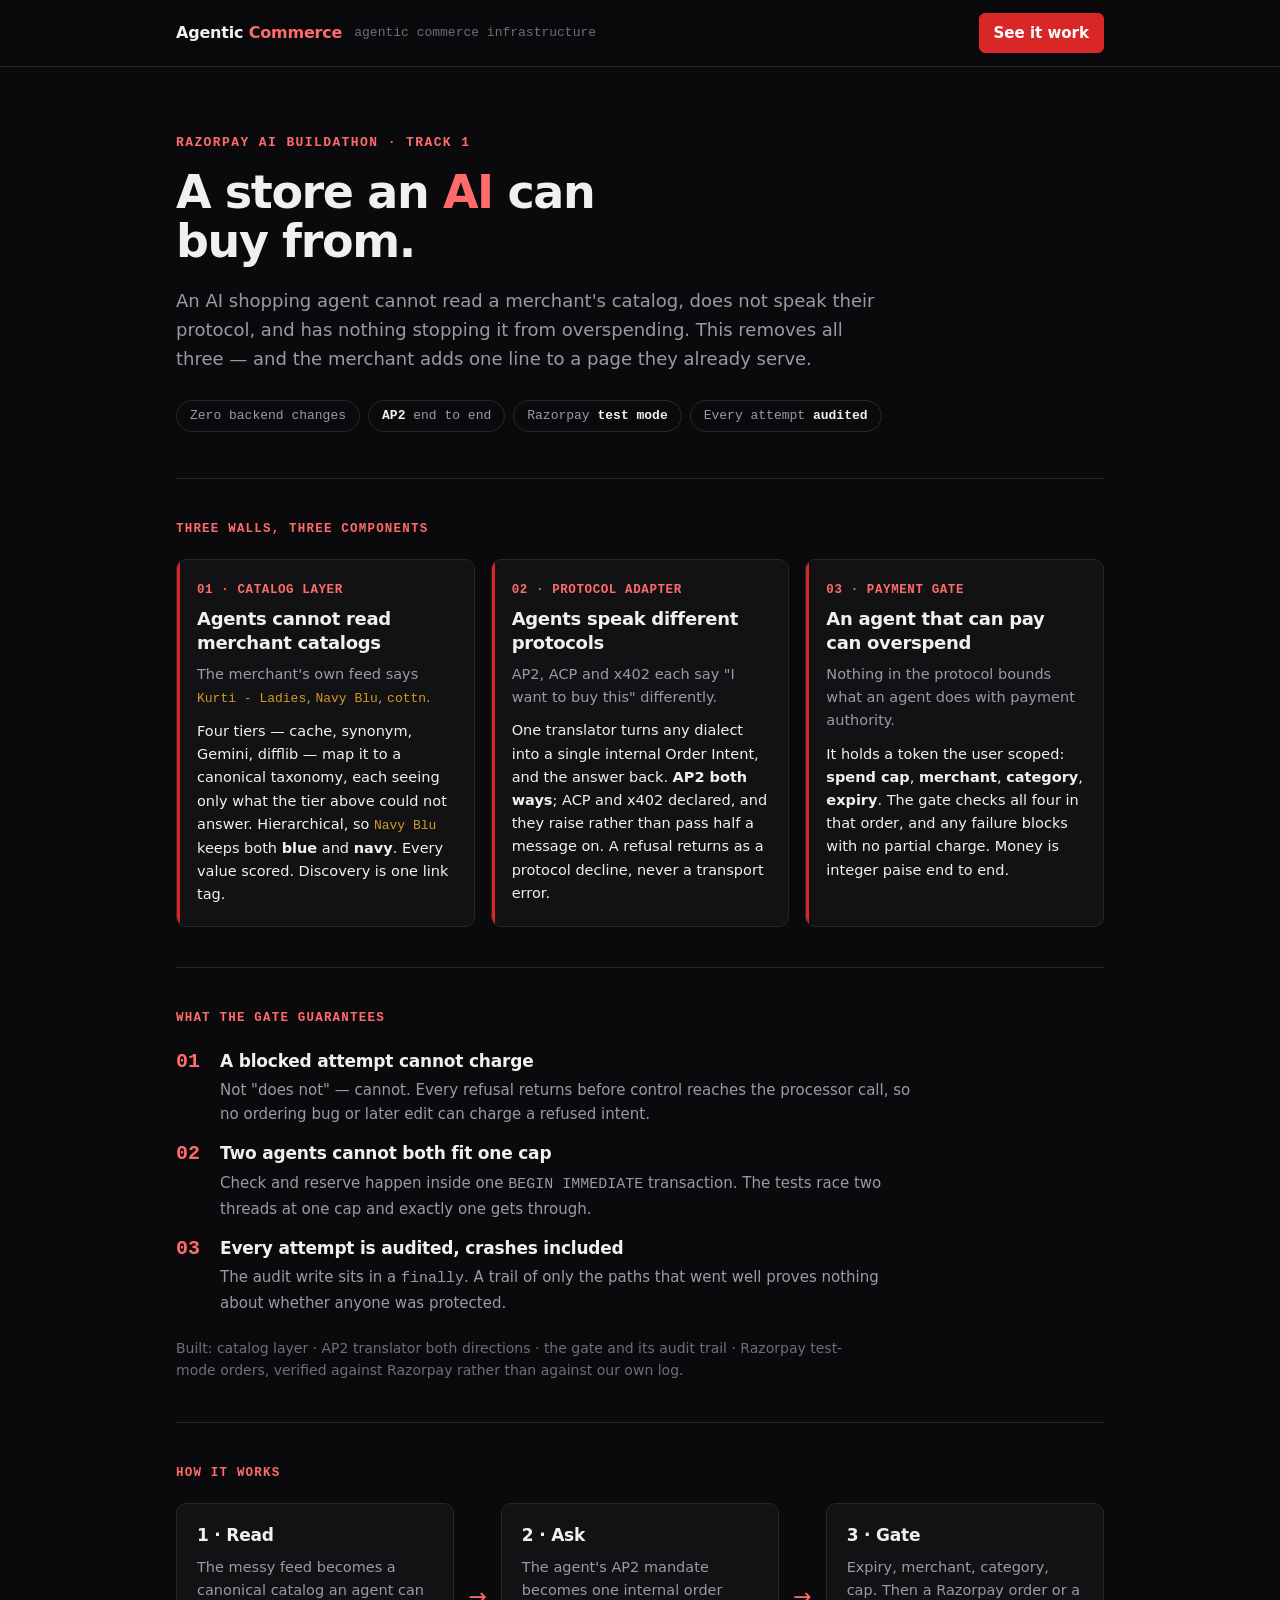
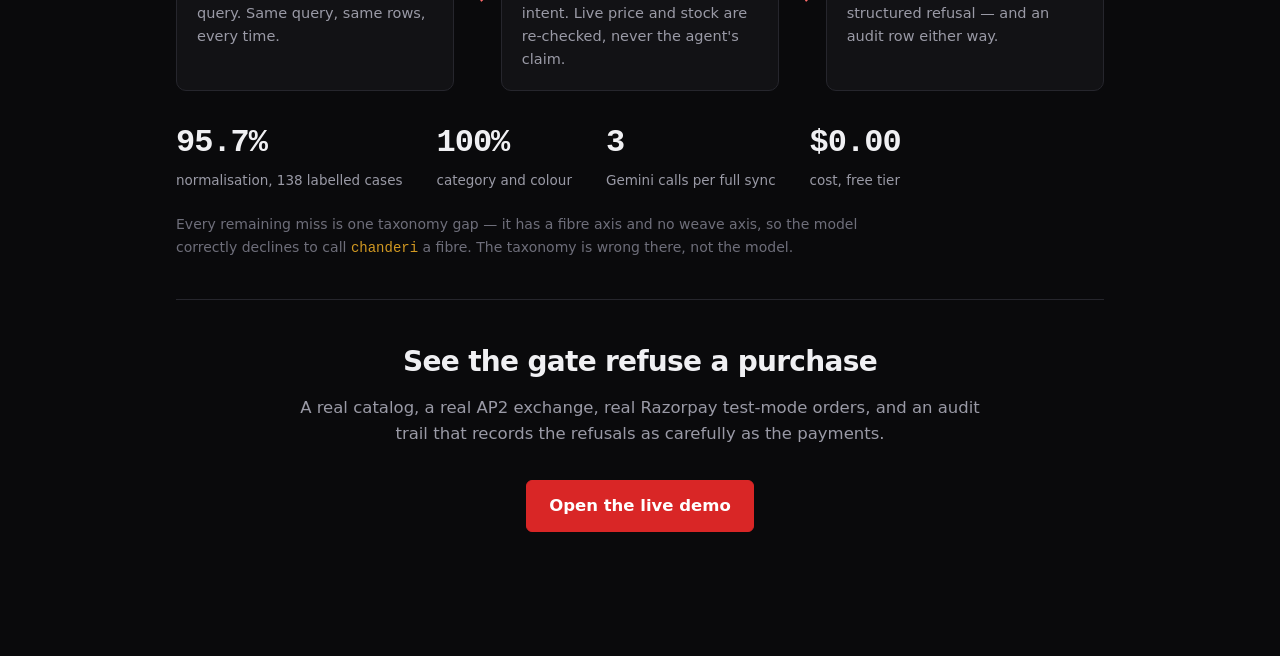
<file: ui/index.html>
<!doctype html>
<meta charset="utf-8">
<meta name="viewport" content="width=device-width, initial-scale=1">
<title>Agentic Commerce — a store an AI can buy from</title>
<link rel="agent-catalog" href="/.well-known/agent-catalog.json">
<link rel="stylesheet" href="/ui/style.css?v={v}">

<nav>
  <div class="nav-in">
    <span class="brand">Agentic <span>Commerce</span></span>
    <span class="sub">agentic commerce infrastructure</span>
    <span class="spacer"></span>
    <a class="cta" href="/demo">See it work</a>
  </div>
</nav>

<div class="page">

  <div class="hero">
    <div class="eyebrow">Razorpay AI Buildathon · Track 1</div>
    <h1>A store an <em>AI</em> can buy from.</h1>
    <p class="lede">An AI shopping agent cannot read a merchant's catalog, does not speak
      their protocol, and has nothing stopping it from overspending. This removes all
      three — and the merchant adds one line to a page they already serve.</p>
    <div class="chips">
      <span class="chip">Zero backend changes</span>
      <span class="chip"><b>AP2</b> end to end</span>
      <span class="chip">Razorpay <b>test mode</b></span>
      <span class="chip">Every attempt <b>audited</b></span>
    </div>
  </div>

  <section>
    <div class="kicker">Three walls, three components</div>
    <div class="walls">
      <div class="wall">
        <div class="no">01 · CATALOG LAYER</div>
        <h3>Agents cannot read merchant catalogs</h3>
        <p>The merchant's own feed says <code>Kurti - Ladies</code>,
          <code>Navy Blu</code>, <code>cottn</code>.</p>
        <p class="fix">Four tiers — cache, synonym, Gemini, difflib — map it to a
          canonical taxonomy, each seeing only what the tier above could not answer.
          Hierarchical, so <code>Navy Blu</code> keeps both <b>blue</b> and
          <b>navy</b>. Every value scored. Discovery is one link tag.</p>
      </div>
      <div class="wall">
        <div class="no">02 · PROTOCOL ADAPTER</div>
        <h3>Agents speak different protocols</h3>
        <p>AP2, ACP and x402 each say "I want to buy this" differently.</p>
        <p class="fix">One translator turns any dialect into a single internal Order
          Intent, and the answer back. <b>AP2 both ways</b>; ACP and x402 declared, and
          they raise rather than pass half a message on. A refusal returns as a protocol
          decline, never a transport error.</p>
      </div>
      <div class="wall">
        <div class="no">03 · PAYMENT GATE</div>
        <h3>An agent that can pay can overspend</h3>
        <p>Nothing in the protocol bounds what an agent does with payment authority.</p>
        <p class="fix">It holds a token the user scoped: <b>spend cap</b>,
          <b>merchant</b>, <b>category</b>, <b>expiry</b>. The gate checks all four in
          that order, and any failure blocks with no partial charge. Money is integer
          paise end to end.</p>
      </div>
    </div>
  </section>

  <section>
    <div class="kicker">What the gate guarantees</div>
    <div class="guarantees">
      <div class="g"><div class="mark">01</div><div>
        <h4>A blocked attempt cannot charge</h4>
        <p>Not "does not" — cannot. Every refusal returns before control reaches the
          processor call, so no ordering bug or later edit can charge a refused intent.</p></div></div>
      <div class="g"><div class="mark">02</div><div>
        <h4>Two agents cannot both fit one cap</h4>
        <p>Check and reserve happen inside one <code>BEGIN IMMEDIATE</code> transaction.
          The tests race two threads at one cap and exactly one gets through.</p></div></div>
      <div class="g"><div class="mark">03</div><div>
        <h4>Every attempt is audited, crashes included</h4>
        <p>The audit write sits in a <code>finally</code>. A trail of only the paths that
          went well proves nothing about whether anyone was protected.</p></div></div>
    </div>
    <p class="built">Built: catalog layer · AP2 translator both directions · the gate and
      its audit trail · Razorpay test-mode orders, verified against Razorpay rather than
      against our own log.</p>
  </section>

  <section>
    <div class="kicker">How it works</div>
    <div class="flow">
      <div class="stage">
        <b>1 · Read</b>
        <p>The messy feed becomes a canonical catalog an agent can query. Same query,
          same rows, every time.</p>
      </div>
      <div class="arrow">→</div>
      <div class="stage">
        <b>2 · Ask</b>
        <p>The agent's AP2 mandate becomes one internal order intent. Live price and
          stock are re-checked, never the agent's claim.</p>
      </div>
      <div class="arrow">→</div>
      <div class="stage">
        <b>3 · Gate</b>
        <p>Expiry, merchant, category, cap. Then a Razorpay order or a structured
          refusal — and an audit row either way.</p>
      </div>
    </div>
    <div class="stats">
      <div class="stat"><div class="v">95.7%</div><div class="k">normalisation, 138 labelled cases</div></div>
      <div class="stat"><div class="v">100%</div><div class="k">category and colour</div></div>
      <div class="stat"><div class="v">3</div><div class="k">Gemini calls per full sync</div></div>
      <div class="stat"><div class="v">$0.00</div><div class="k">cost, free tier</div></div>
    </div>
    <p class="built">Every remaining miss is one taxonomy gap — it has a fibre axis and no
      weave axis, so the model correctly declines to call <code>chanderi</code> a fibre.
      The taxonomy is wrong there, not the model.</p>
  </section>

  <section class="closer">
    <h2>See the gate refuse a purchase</h2>
    <p class="say">A real catalog, a real AP2 exchange, real Razorpay test-mode orders,
      and an audit trail that records the refusals as carefully as the payments.</p>
    <a class="cta big" href="/demo">Open the live demo</a>
  </section>

</div>
</file>
<file: ui/style.css>
/* One neutral ramp on black, one brand red, two supporting hues. Every tinted
     surface is derived from its hue by the same mix, so the states sit at matched
     contrast instead of hand-picked hexes drifting apart.
     color-mix needs Chrome 111+ / Safari 16.2+. */
  :root {
    --n0: #0a0a0c;  /* canvas             */
    --n1: #121215;  /* panel              */
    --n2: #1a1a1f;  /* raised, row rule   */
    --n3: #26262d;  /* border             */
    --n4: #3a3a44;  /* border, hovered    */
    --n5: #6e6e7a;  /* faint text   3.6:1 */
    --n6: #9a9aa6;  /* secondary    6.4:1 */
    --n7: #f0f0f3;  /* primary     15.6:1 */

    --red:  #ff6b6b;  /* brand + refusal, on panel  6.8:1 */
    --deep: #d92626;  /* solid fills, white on it   4.9:1 */
    --ok:   #3fb950;  /* paid                       7.4:1 */
    --amb:  #d29922;  /* adapter could not read it  7.5:1 */

    --fill: 13%;  /* how much hue is in a tinted surface  */
    --edge: 40%;  /* how much hue is in that surface's edge */

    --mono: ui-monospace, SFMono-Regular, "SF Mono", Menlo, monospace;
  }
  .tint-ok  { color: var(--ok);
    background: color-mix(in oklab, var(--ok) var(--fill), var(--n0));
    border-color: color-mix(in oklab, var(--ok) var(--edge), var(--n0)); }
  .tint-no  { color: var(--red);
    background: color-mix(in oklab, var(--red) var(--fill), var(--n0));
    border-color: color-mix(in oklab, var(--red) var(--edge), var(--n0)); }
  .tint-amb { color: var(--amb);
    background: color-mix(in oklab, var(--amb) var(--fill), var(--n0));
    border-color: color-mix(in oklab, var(--amb) var(--edge), var(--n0)); }

  * { box-sizing: border-box; }
  body { margin: 0; background: var(--n0); color: var(--n7);
         font: 16px/1.6 system-ui, -apple-system, "Segoe UI", sans-serif; }
  .page { max-width: 980px; margin: 0 auto; padding: 0 26px 90px; }
  pre, code, .m { font-family: var(--mono); }
  a { color: var(--red); }

  /* ── nav ─────────────────────────────────────────────────────────────── */
  nav { position: sticky; top: 0; z-index: 5; background: rgba(10,10,12,.86);
        backdrop-filter: blur(8px); border-bottom: 1px solid var(--n3); }
  .nav-in { max-width: 980px; margin: 0 auto; padding: 13px 26px;
            display: flex; align-items: center; gap: 12px; }
  .brand { font-weight: 700; font-size: 16px; letter-spacing: -.2px; }
  .brand span { color: var(--red); }
  .nav-in .sub { color: var(--n5); font-size: 13px; font-family: var(--mono); }
  .spacer { flex: 1; }

  /* ── hero ────────────────────────────────────────────────────────────── */
  .hero { padding: 66px 0 46px; border-bottom: 1px solid var(--n3); }
  .eyebrow { color: var(--red); font-family: var(--mono); font-size: 13px;
             letter-spacing: 1.4px; text-transform: uppercase; font-weight: 600; }
  h1 { margin: 14px 0 0; font-size: 46px; line-height: 1.08; font-weight: 700;
       letter-spacing: -1.4px; max-width: 15ch; }
  h1 em { font-style: normal; color: var(--red); }
  .lede { color: var(--n6); font-size: 18px; line-height: 1.6; max-width: 62ch;
          margin: 20px 0 0; }
  .chips { display: flex; gap: 8px; flex-wrap: wrap; margin-top: 26px; }
  .chip { border: 1px solid var(--n3); border-radius: 100px; padding: 5px 13px;
          font-size: 13px; color: var(--n6); font-family: var(--mono); }
  .chip b { color: var(--n7); font-weight: 600; }

  /* ── sections ────────────────────────────────────────────────────────── */
  section { padding: 40px 0; border-bottom: 1px solid var(--n3); }
  .kicker { color: var(--red); font-family: var(--mono); font-size: 12.5px;
            letter-spacing: 1.2px; text-transform: uppercase; font-weight: 600;
            margin-bottom: 20px; }
  h2 { margin: 0 0 10px; font-size: 28px; font-weight: 650; letter-spacing: -.7px; }
  .say { color: var(--n6); font-size: 16.5px; max-width: 68ch; margin: 0 0 26px; }

  .walls { display: grid; gap: 16px; grid-template-columns: repeat(3, 1fr); }
  .wall { background: var(--n1); border: 1px solid var(--n3); border-radius: 10px;
          padding: 20px; position: relative; overflow: hidden; }
  .wall::before { content: ""; position: absolute; inset: 0 auto 0 0; width: 3px;
                  background: var(--deep); }
  .wall .no { color: var(--red); font-family: var(--mono); font-size: 12.5px;
              font-weight: 600; letter-spacing: .6px; }
  .wall h3 { margin: 7px 0 9px; font-size: 18px; font-weight: 650;
             letter-spacing: -.3px; line-height: 1.3; }
  .wall p { margin: 0 0 10px; color: var(--n6); font-size: 14.5px; line-height: 1.6; }
  .wall p:last-child { margin-bottom: 0; }
  .wall .fix { color: var(--n7); }
  .wall code { color: var(--amb); font-size: 13px; }

  .guarantees { display: grid; gap: 14px; }
  .g { display: grid; grid-template-columns: 30px 1fr; gap: 14px; align-items: start; }
  .g .mark { color: var(--red); font-family: var(--mono); font-size: 20px;
             line-height: 1.35; font-weight: 700; }
  .g h4 { margin: 0 0 3px; font-size: 17px; font-weight: 650; letter-spacing: -.2px; }
  .g p { margin: 0; color: var(--n6); font-size: 15px; max-width: 74ch; }

  .flow { display: grid; grid-template-columns: 1fr auto 1fr auto 1fr; gap: 14px;
          align-items: stretch; }
  .stage { background: var(--n1); border: 1px solid var(--n3); border-radius: 10px;
           padding: 18px 20px; }
  .stage b { display: block; font-size: 17px; font-weight: 650; letter-spacing: -.2px;
             margin-bottom: 7px; }
  .stage p { margin: 0; color: var(--n6); font-size: 14.5px; line-height: 1.6; }
  .arrow { align-self: center; color: var(--red); font-size: 22px; }

  .scope { display: grid; gap: 26px; }
  .scope ul { margin: 0; padding-left: 20px; color: var(--n6); font-size: 15px; }
  .scope li { margin-bottom: 7px; }

  .built { color: var(--n5); font-size: 14px; max-width: 78ch; margin: 22px 0 0; }
  .built code { color: var(--amb); }
  .stats { display: flex; gap: 34px; flex-wrap: wrap; margin-top: 26px; }
  .stat .v { font-size: 32px; font-weight: 700; font-family: var(--mono);
             letter-spacing: -1px; }
  .stat .k { color: var(--n6); font-size: 13.5px; margin-top: 2px; }

  /* ── the live demo ───────────────────────────────────────────────────── */
  .demo-open { padding: 46px 0 8px; border: 0; }
  h3.card-title { margin: 0 0 14px; font-size: 14px; font-weight: 650;
                  letter-spacing: .8px; text-transform: uppercase; color: var(--red); }
  .card { background: var(--n1); border: 1px solid var(--n3); border-radius: 10px;
          padding: 18px 20px; margin-top: 16px; }

  .tagline { display: flex; align-items: center; gap: 14px; flex-wrap: wrap;
             padding: 14px 0; border-bottom: 1px solid var(--n3);
             font-size: 14px; color: var(--n6); }
  .tagline code { color: var(--amb); font-size: 14px; }

  button { background: var(--n2); color: var(--n7); border: 1px solid var(--n3);
           border-radius: 6px; padding: 7px 13px; font: inherit; font-size: 15px;
           cursor: pointer; }
  button:hover { border-color: var(--n4); }
  button.buy { font-family: var(--mono); font-size: 15px; font-weight: 600;
               padding: 6px 13px; border-width: 1px; border-style: solid; }
  button.buy:hover { border-color: var(--ok); }
  .cta { background: var(--deep); border: 1px solid var(--deep); color: #fff;
         font-weight: 600; border-radius: 6px; padding: 7px 14px; font-size: 15px;
         text-decoration: none; display: inline-block; cursor: pointer;
         font-family: inherit; }
  .cta:hover { background: #ef3131; border-color: #ef3131; }
  .cta.big { padding: 12px 22px; font-size: 16.5px; margin-top: 6px; }
  .back { color: var(--n6); font-size: 14px; text-decoration: none; }
  .back:hover { color: var(--n7); }
  .closer { text-align: center; border-bottom: 0; }
  .closer .say { margin-left: auto; margin-right: auto; }
  input, select { background: var(--n0); color: var(--n7); border: 1px solid var(--n3);
                  border-radius: 6px; padding: 7px 9px; font: inherit; font-size: 15px; }
  input:focus, select:focus, button:focus-visible, a:focus-visible {
                  outline: 2px solid var(--red); outline-offset: 1px; }
  input[type=number] { width: 96px; }
  label { color: var(--n6); font-size: 14px; }
  .row { display: flex; gap: 10px; align-items: center; flex-wrap: wrap; }

  .headline { font-size: 26px; font-weight: 650; font-family: var(--mono);
              letter-spacing: -.5px; margin-top: 14px; }
  .headline .of { color: var(--n6); font-size: 16px; font-weight: 400;
                  letter-spacing: 0; margin-left: 8px; }
  .facts { color: var(--n6); font-size: 14px; font-family: var(--mono); margin-top: 8px; }
  .facts b { color: var(--n7); font-weight: 600; }
  .facts .sep { color: var(--n4); margin: 0 8px; }
  .bar { height: 6px; background: var(--n0); border-radius: 3px; overflow: hidden;
         margin-top: 12px; }
  .bar > div { height: 100%; background: var(--ok); transition: width .2s; }
  .bar.full > div { background: var(--red); }

  .hint { color: var(--n6); font-size: 14px; margin: 0 0 14px; }
  .url { color: var(--n5); font-size: 13px; font-family: var(--mono);
         margin: 14px 0 6px; overflow-x: auto; white-space: nowrap; }
  .prod { padding: 14px 0; border-top: 1px solid var(--n3); }
  .prod:first-of-type { border-top: 0; }
  .prod .name { font-weight: 600; font-size: 17px; }
  .norm { font-family: var(--mono); font-size: 14px; color: var(--n5); margin: 5px 0 10px; }
  .norm .raw { color: var(--amb); }
  .norm .can { color: var(--n7); font-weight: 600; }
  .norm .sep { color: var(--n4); margin: 0 8px; }
  .flag { border-width: 1px; border-style: solid; border-radius: 3px; padding: 1px 5px;
          margin-left: 5px; font-size: 12px; }
  .oos { font-family: var(--mono); font-size: 15px; color: var(--n5); }

  .banner { border-width: 1px; border-style: solid; border-radius: 8px;
            padding: 15px 17px; font-size: 16px; }
  .banner b { display: block; font-size: 22px; font-weight: 700; letter-spacing: -.4px;
              margin-bottom: 5px; }
  .banner .det { color: var(--n6); font-family: var(--mono); font-size: 13px;
                 margin-top: 7px; line-height: 1.5; }
  details { margin-top: 14px; }
  summary { color: var(--n6); font-size: 14px; cursor: pointer; }
  summary:hover { color: var(--n7); }
  .wire { display: grid; grid-template-columns: 1fr 1fr; gap: 12px; margin-top: 11px; }
  /* a grid item's default min-width is its content, so a long JSON line pushes the
     column wider than the card instead of scrolling inside it */
  .wire > div { min-width: 0; display: flex; flex-direction: column; }
  .wire pre { flex: 1; }
  .wire h3 { margin: 0 0 6px; font-size: 12.5px; color: var(--n6); font-weight: 600;
             text-transform: uppercase; letter-spacing: .5px; }
  pre { background: var(--n0); border: 1px solid var(--n3); border-radius: 6px;
        padding: 11px 13px; overflow: auto; margin: 0; max-height: 300px;
        font-size: 12.5px; line-height: 1.5; color: var(--n6); }

  table { width: 100%; border-collapse: collapse; font-size: 14px; }
  th { text-align: left; color: var(--n6); font-weight: 600; padding: 5px 9px 9px;
       border-bottom: 1px solid var(--n3); font-size: 12.5px; letter-spacing: .5px;
       text-transform: uppercase; }
  td { padding: 8px 9px; border-bottom: 1px solid var(--n2); font-family: var(--mono);
       color: var(--n7); }
  td.name { font-family: inherit; font-size: 15px; }
  td.reason { font-family: inherit; font-size: 14px; }
  td.dec { font-weight: 650; }
  td.right { text-align: right; }
  tr.completed td.dec { color: var(--ok); }
  tr.blocked td.dec, tr.blocked td.reason { color: var(--red); }
  tr.error td.dec { color: var(--amb); }
  .none { color: var(--n5); }
  .scope-toggle { display: inline-block; margin-bottom: 14px; }
  .note { color: var(--n5); font-size: 13px; }
  .tallies { display: flex; gap: 10px; flex-wrap: wrap; margin: 0 0 16px; }
  .tally { border: 1px solid var(--n3); border-radius: 6px; padding: 7px 13px;
           font-size: 14px; color: var(--n6); }
  .tally b { color: var(--n7); font-weight: 700; font-size: 16px; margin-right: 4px; }
  td.when { color: var(--n5); font-size: 13px; white-space: nowrap; }
  tr.blocked td:first-child { box-shadow: inset 3px 0 0 var(--red); }
  tr.completed td:first-child { box-shadow: inset 3px 0 0 var(--ok); }
  td:first-child { padding-left: 13px; }
  .empty { color: var(--n6); font-size: 15px; }

  @media (max-width: 820px) {
    h1 { font-size: 34px; }
    .walls, .wire { grid-template-columns: 1fr; }
    .flow { grid-template-columns: 1fr; }
    .arrow { transform: rotate(90deg); }
  }
</file>
